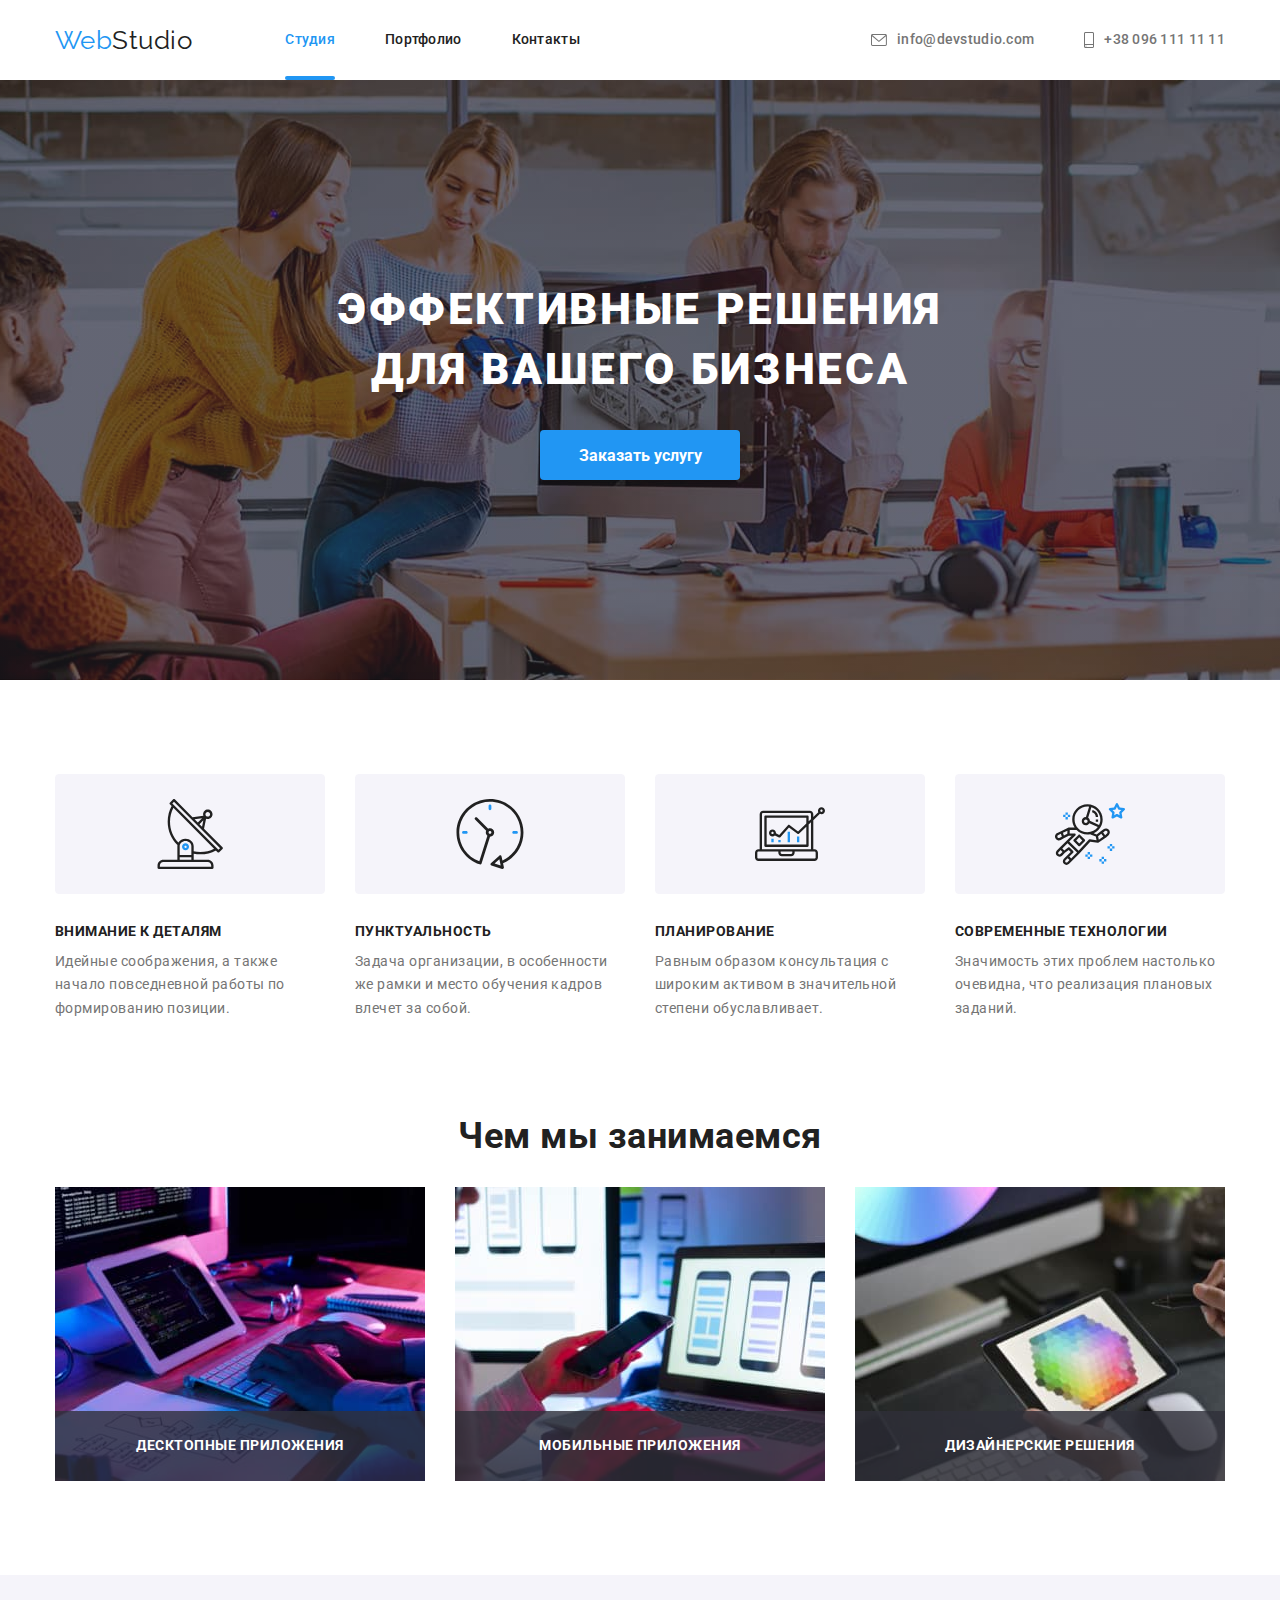
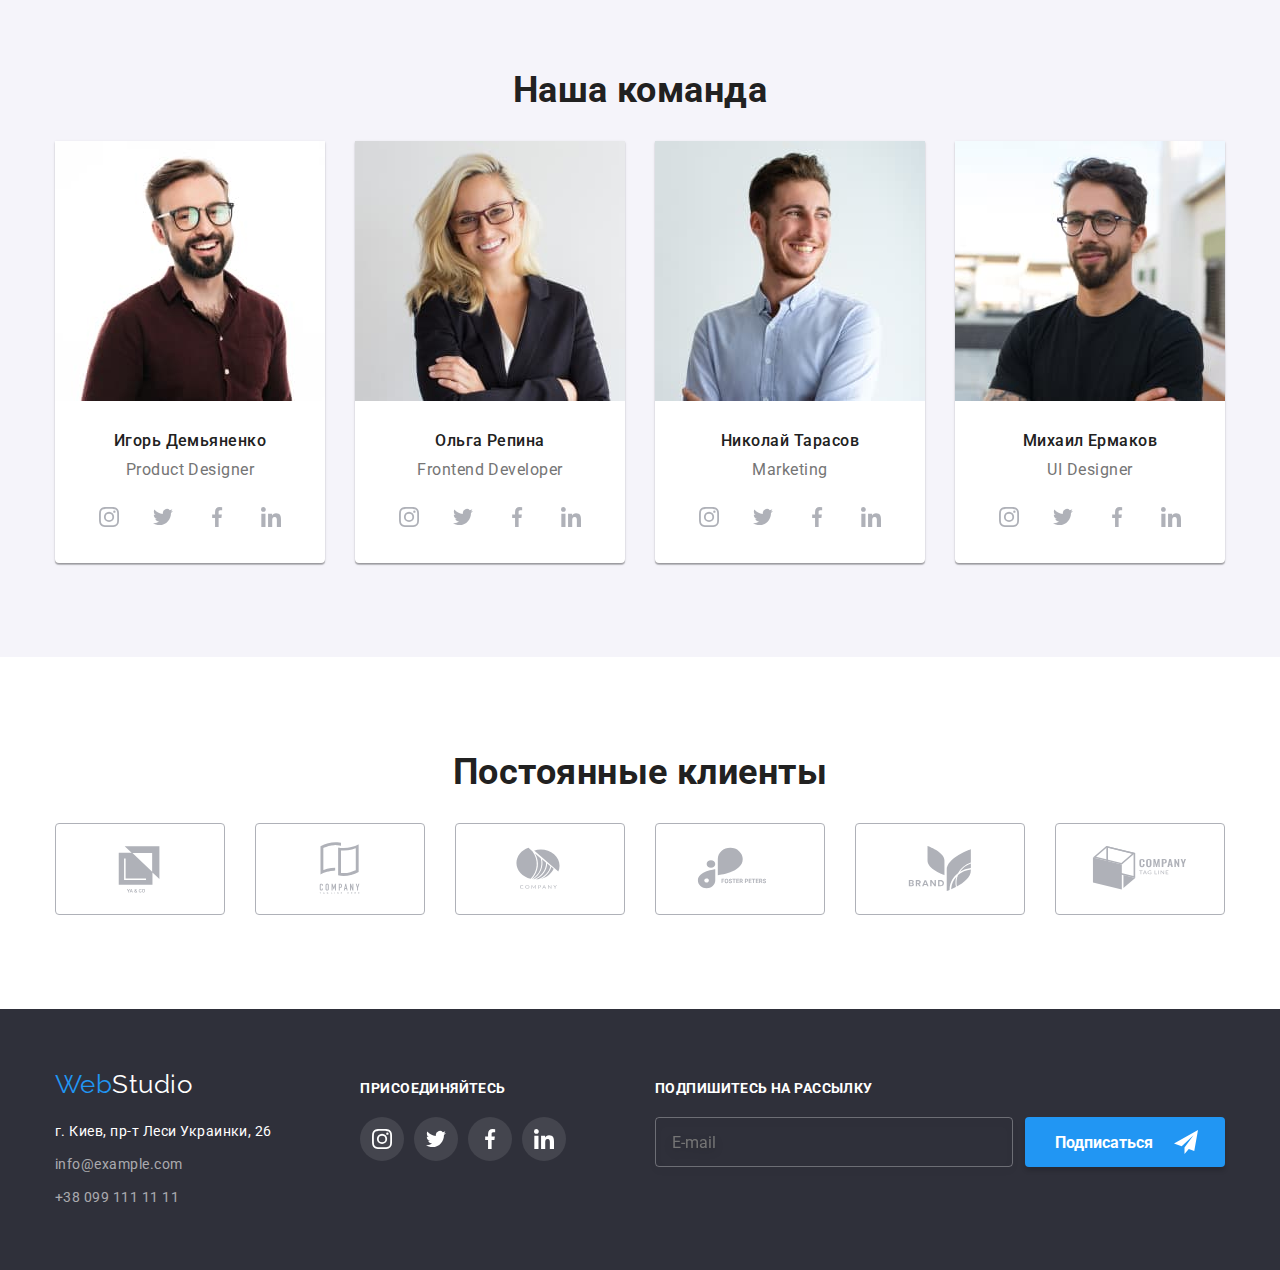
<file: index.html>
<!DOCTYPE html>
<html lang="ru">

<head>
  <meta charset="UTF-8" />
  <meta http-equiv="X-UA-Compatible" content="IE=edge" />
  <meta name="viewport" content="width=device-width, initial-scale=1.0" />
  <title>Document</title>
  <link href="https://fonts.googleapis.com/css2?family=Raleway:wght@700&family=Roboto:wght@400;500;700;900&display=swap"
    rel="stylesheet" />
  <link rel="stylesheet"
    href="https://cdnjs.cloudflare.com/ajax/libs/modern-normalize/1.1.0/modern-normalize.min.css" />
  <link rel="stylesheet" href="./css/main.min.css" />
</head>

<body>
  <header class="header">
    <div class="header__container container">
      <nav class="header__nav">
        <a href="./index.html" class="header__nav-logo"><span class="web">Web</span>Studio</a>
        <button class="menu-toggle js-open-menu" aria-expanded="false" aria-controls="mobile-menu">
          <svg class="icon-menu">
            <use href="./images/sprite-menu.svg#icon-menu"></use>
          </svg>
        </button>
        <ul class="header__nav-list">
          <li class="header__nav-item">
            <a href="./index.html" class="header__nav-link current">Студия</a>
          </li>
          <li class="header__nav-item">
            <a href="./portfolio.html" class="header__nav-link">Портфолио</a>
          </li>
          <li class="header__nav-item">
            <a href="" class="header__nav-link">Контакты</a>
          </li>
        </ul>

        <ul class="header__contacts-list">
          <li class="header__contacts-item">
            <a href="mailto:info@devstudio.com" class="header__contacts-link">
              <svg class="header__contacts-icon envelope" width="16px" height="12px">
                <use href="./images/sprite.svg#icon-envelope"></use>
              </svg>
              info@devstudio.com
            </a>
          </li>
          <li class="header__contacts-item">
            <a href="tel:+380961111111" class="header__contacts-link">
              <svg class="header__contacts-icon smartphone" width="10px" height="16px">
                <use href="./images/sprite.svg#icon-smartphone"></use>
              </svg>
              +38 096 111 11 11
            </a>
          </li>
        </ul>

        <div class="menu-container js-menu-container" id="mobile-menu">
          <button class="menu-toggle js-close-menu">
            <svg class="icon-close">
              <use href="./images/sprite-menu.svg#icon-close"></use>
            </svg>
          </button>
          <ul class="menu__nav-list">
            <li class="menu__nav-item">
              <a href="./index.html" class="menu__nav-link current">Студия</a>
            </li>
            <li class="menu__nav-item">
              <a href="./portfolio.html" class="menu__nav-link">Портфолио</a>
            </li>
            <li class="menu__nav-item">
              <a href="" class="menu__nav-link">Контакты</a>
            </li>
          </ul>
          <div class="mob-menu-bottom">
            <ul class="menu__contacts-list">
              <li class="menu__contacts-item">
                <a href="tel:+380961111111" class="menu__contacts-link current">+38 096 111 11 11</a>
              </li>
              <li class="menu__contacts-item">
                <a href="mailto:info@devstudio.com" class="menu__contacts-link">info@devstudio.com</a>
              </li>
            </ul>
            <ul class="mob-menu__social-list">
              <li class="mob-menu__social-item">
                <a href="https://www.instagram.com/" class="mob-menu__social-link">Instagram</a>
              </li>
              <li class="mob-menu__social-item">
                <a href="https://twitter.com/" class="mob-menu__social-link">Twitter</a>
              </li>
              <li class="mob-menu__social-item">
                <a href="https://uk-ua.facebook.com/" class="mob-menu__social-link">Facebook</a>
              </li>
              <li class="mob-menu__social-item">
                <a href="https://www.linkedin.com/" class="mob-menu__social-link">LinkedIn</a>
              </li>
            </ul>
          </div>
        </div>
      </nav>
    </div>
  </header>
  <main>
    <!-- Hero -->
    <section class="hero">
      <div class="container">
        <h1 class="hero__title">
          Эффективные решения <br />
          для вашего бизнеса
        </h1>
        <button type="button" class="button" data-modal-open>
          Заказать услугу
        </button>
      </div>
    </section>

    <!-- ОСОБЕННОСТИ -->
    <section class="section feature">
      <div class="container feature__container">
        <h2 class="visually-hidden">Особенности</h2>
        <ul class="feature__list">
          <li class="feature__item">
            <div class="feature__item-box">
              <svg class="" width="70" height="70">
                <use href="./images/sprite.svg#icon-group"></use>
              </svg>
            </div>
            <h3 class="feature__item-title">Внимание к деталям</h3>
            <p class="feature__item-text">
              Идейные соображения, а также начало повседневной работы по
              формированию позиции.
            </p>
          </li>
          <li class="feature__item">
            <div class="feature__item-box">
              <svg class="" width="70" height="70">
                <use href="./images/sprite.svg#icon-clock"></use>
              </svg>
            </div>
            <h3 class="feature__item-title">Пунктуальность</h3>
            <p class="feature__item-text">
              Задача организации, в особенности же рамки и место обучения
              кадров влечет за собой.
            </p>
          </li>
          <li class="feature__item">
            <div class="feature__item-box">
              <svg class="" width="70" height="70">
                <use href="./images/sprite.svg#icon-diagram"></use>
              </svg>
            </div>
            <h3 class="feature__item-title">Планирование</h3>
            <p class="feature__item-text">
              Равным образом консультация с широким активом в значительной
              степени обуславливает.
            </p>
          </li>
          <li class="feature__item">
            <div class="feature__item-box">
              <svg class="" width="70" height="70">
                <use href="./images/sprite.svg#icon-astronaut"></use>
              </svg>
            </div>
            <h3 class="feature__item-title">Современные технологии</h3>
            <p class="feature__item-text">
              Значимость этих проблем настолько очевидна, что реализация
              плановых заданий.
            </p>
          </li>
        </ul>
      </div>
    </section>

    <!-- ЧЕМ МЫ ЗАНИМАЕМСЯ -->
    <section class="section work">
      <div class="container work__container">
        <h2 class="section__title">Чем мы занимаемся</h2>
        <ul class="work__list">
          <li class="work__list-item">
            <picture>
              <source srcset="
                    ./images/img/works/box1_desktop_1x.jpg 1x,
                    ./images/img/works/box1_desktop_2x.jpg 2x
                  " media="(min-width: 1200px)" />
              <img class="" src="./images/box1.jpg" alt="программист работает за столом в офисе" />
            </picture>

            <p class="work__list-item-desc">Десктопные приложения</p>
          </li>
          <li class="work__list-item">
            <picture>
              <source srcset="
                    ./images/img/works/box2_desktop_1x.jpg 1x,
                    ./images/img/works/box2_desktop_2x.jpg 2x
                  " media="(min-width: 1200px)" />
              <img class="" src="./images/box2.jpg" alt="Интерфейс мобильные телефоны" />
            </picture>

            <p class="work__list-item-desc">Мобильные приложения</p>
          </li>
          <li class="work__list-item">
            <picture>
              <source srcset="
                    ./images/img/works/box3_desktop_1x.jpg 1x,
                    ./images/img/works/box3_desktop_2x.jpg 2x
                  " media="(min-width: 1200px)" />
              <img class="" src="./images/box3.jpg" alt="веб-дизайн с рабочим графическим планшетом" />
            </picture>

            <p class="work__list-item-desc">Дизайнерские решения</p>
          </li>
        </ul>
      </div>
    </section>

    <!-- НАША КОМАНДА -->
    <section class="section command">
      <div class="container command__container">
        <h2 class="section__title">Наша команда</h2>
        <ul class="command__list">
          <li class="command__list-item">
            <picture>
              <source srcset="
                    ./images/img/command/igor_desktop_1x.jpg 1x,
                    ./images/img/command/igor_desktop_2x.jpg 2x
                  " media="(min-width: 1200px)" />
              <source srcset="
                    ./images/img/command/igor_tablet_1x.jpg 1x,
                    ./images/img/command/igor_tablet_2x.jpg 2x
                  " media="(min-width: 768px)" />
              <source srcset="
                    ./images/img/command/igor_mob_1x.jpg 1x,
                    ./images/img/command/igor_mob_2x.jpg 2x
                  " media="(min-width: 480px)" />
              <img src="./images/img(1).jpg" alt="Фото Игорь Демьяненко" />
            </picture>

            <h3 class="command__list-item-title">Игорь Демьяненко</h3>
            <p class="command__list-item-text">Product Designer</p>
            <ul class="social__list">
              <li class="social__list-item">
                <a href="https://www.instagram.com/" class="social__list-link">
                  <svg class="icon" width="20" height="20">
                    <use href="./images/sprite.svg#icon-instagram"></use>
                  </svg>
                </a>
              </li>
              <li class="social__list-item">
                <a href="https://twitter.com/" class="social__list-link">
                  <svg class="icon" width="20" height="20">
                    <use href="./images/sprite.svg#icon-twitter"></use>
                  </svg>
                </a>
              </li>
              <li class="social__list-item">
                <a href="https://uk-ua.facebook.com/" class="social__list-link">
                  <svg class="icon" width="20" height="20">
                    <use href="./images/sprite.svg#icon-facebook"></use>
                  </svg>
                </a>
              </li>
              <li class="social__list-item">
                <a href="https://www.linkedin.com/" class="social__list-link">
                  <svg class="icon" width="20" height="20">
                    <use href="./images/sprite.svg#icon-linkedin"></use>
                  </svg>
                </a>
              </li>
            </ul>
          </li>
          <li class="command__list-item">
            <picture>
              <source srcset="
                    ./images/img/command/olga_desktop_1x.jpg 1x,
                    ./images/img/command/olga_desktop_2x.jpg 2x
                  " media="(min-width: 1200px)" />
              <source srcset="
                    ./images/img/command/olga_tablet_1x.jpg 1x,
                    ./images/img/command/olga_tablet_2x.jpg 2x
                  " media="(min-width: 768px)" />
              <source srcset="
                    ./images/img/command/olga_mob_1x.jpg 1x,
                    ./images/img/command/olga_mob_2x.jpg 2x
                  " media="(min-width: 480px)" />
              <img src="./images/img(2).jpg" alt="Фото Ольга Репина" />
            </picture>

            <h3 class="command__list-item-title">Ольга Репина</h3>
            <p class="command__list-item-text">Frontend Developer</p>
            <ul class="social__list">
              <li class="social__list-item">
                <a href="https://www.instagram.com/" class="social__list-link">
                  <svg class="icon" width="20" height="20">
                    <use href="./images/sprite.svg#icon-instagram"></use>
                  </svg>
                </a>
              </li>
              <li class="social__list-item">
                <a href="https://twitter.com/" class="social__list-link">
                  <svg class="icon" width="20" height="20">
                    <use href="./images/sprite.svg#icon-twitter"></use>
                  </svg>
                </a>
              </li>
              <li class="social__list-item">
                <a href="https://uk-ua.facebook.com/" class="social__list-link">
                  <svg class="icon" width="20" height="20">
                    <use href="./images/sprite.svg#icon-facebook"></use>
                  </svg>
                </a>
              </li>
              <li class="social__list-item">
                <a href="https://www.linkedin.com/" class="social__list-link">
                  <svg class="icon" width="20" height="20">
                    <use href="./images/sprite.svg#icon-linkedin"></use>
                  </svg>
                </a>
              </li>
            </ul>
          </li>
          <li class="command__list-item">
            <picture>
              <source srcset="
                    ./images/img/command/nicoly_desktop_1x.jpg 1x,
                    ./images/img/command/nicoly_desktop_2x.jpg 2x
                  " media="(min-width: 1200px)" />
              <source srcset="
                    ./images/img/command/nicoly_tablet_1x.jpg 1x,
                    ./images/img/command/nicoly_tablet_2x.jpg 2x
                  " media="(min-width: 768px)" />
              <source srcset="
                    ./images/img/command/nicoly_mob_1x.jpg 1x,
                    ./images/img/command/nicoly_mob_2x.jpg 2x
                  " media="(min-width: 480px)" />
              <img src="./images/img(3).jpg" alt="Фото Николай Тарасов" />
            </picture>

            <h3 class="command__list-item-title">Николай Тарасов</h3>
            <p class="command__list-item-text">Marketing</p>
            <ul class="social__list">
              <li class="social__list-item">
                <a href="https://www.instagram.com/" class="social__list-link">
                  <svg class="icon" width="20" height="20">
                    <use href="./images/sprite.svg#icon-instagram"></use>
                  </svg>
                </a>
              </li>
              <li class="social__list-item">
                <a href="https://twitter.com/" class="social__list-link">
                  <svg class="icon" width="20" height="20">
                    <use href="./images/sprite.svg#icon-twitter"></use>
                  </svg>
                </a>
              </li>
              <li class="social__list-item">
                <a href="https://uk-ua.facebook.com/" class="social__list-link">
                  <svg class="icon" width="20" height="20">
                    <use href="./images/sprite.svg#icon-facebook"></use>
                  </svg>
                </a>
              </li>
              <li class="social__list-item">
                <a href="https://www.linkedin.com/" class="social__list-link">
                  <svg class="icon" width="20" height="20">
                    <use href="./images/sprite.svg#icon-linkedin"></use>
                  </svg>
                </a>
              </li>
            </ul>
          </li>
          <li class="command__list-item">
            <picture>
              <source srcset="
                    ./images/img/command/mixail_desktop_1x.jpg 1x,
                    ./images/img/command/mixail_desktop_2x.jpg 2x
                  " media="(min-width: 1200px)" />
              <source srcset="
                    ./images/img/command/mixail_tablet_1x.jpg 1x,
                    ./images/img/command/mixail_tablet_2x.jpg 2x
                  " media="(min-width: 768px)" />
              <source srcset="
                    ./images/img/command/mixail_mob_1x.jpg 1x,
                    ./images/img/command/mixail_mob_2x.jpg 2x
                  " media="(min-width: 480px)" />
              <img src="./images/img(4).jpg" alt="Фото Михаил Ермаков" />
            </picture>

            <h3 class="command__list-item-title">Михаил Ермаков</h3>
            <p class="command__list-item-text">UI Designer</p>
            <ul class="social__list">
              <li class="social__list-item">
                <a href="https://www.instagram.com/" class="social__list-link">
                  <svg class="icon" width="20" height="20">
                    <use href="./images/sprite.svg#icon-instagram"></use>
                  </svg>
                </a>
              </li>
              <li class="social__list-item">
                <a href="https://twitter.com/" class="social__list-link">
                  <svg class="icon" width="20" height="20">
                    <use href="./images/sprite.svg#icon-twitter"></use>
                  </svg>
                </a>
              </li>
              <li class="social__list-item">
                <a href="https://uk-ua.facebook.com/" class="social__list-link">
                  <svg class="icon" width="20" height="20">
                    <use href="./images/sprite.svg#icon-facebook"></use>
                  </svg>
                </a>
              </li>
              <li class="social__list-item">
                <a href="https://www.linkedin.com/" class="social__list-link">
                  <svg class="icon" width="20" height="20">
                    <use href="./images/sprite.svg#icon-linkedin"></use>
                  </svg>
                </a>
              </li>
            </ul>
          </li>
        </ul>
      </div>
    </section>
    <!-- Постоянные клиенты -->
    <section class="section client">
      <div class="container client__container">
        <h2 class="section__title">Постоянные клиенты</h2>
        <ul class="client__list">
          <li class="client__list-item">
            <a href="" class="client__list-link">
              <svg class="icon" width="106" height="60">
                <use href="./images/sprite.svg#icon-logo1"></use>
              </svg>
            </a>
          </li>
          <li class="client__list-item">
            <a href="" class="client__list-link">
              <svg class="icon" width="106" height="60">
                <use href="./images/sprite.svg#icon-logo2"></use>
              </svg>
            </a>
          </li>
          <li class="client__list-item">
            <a href="" class="client__list-link">
              <svg class="icon" width="106" height="60">
                <use href="./images/sprite.svg#icon-logo3"></use>
              </svg>
            </a>
          </li>
          <li class="client__list-item">
            <a href="" class="client__list-link">
              <svg class="icon" width="106" height="60">
                <use href="./images/sprite.svg#icon-logo4"></use>
              </svg>
            </a>
          </li>
          <li class="client__list-item">
            <a href="" class="client__list-link">
              <svg class="icon" width="106" height="60">
                <use href="./images/sprite.svg#icon-logo5"></use>
              </svg>
            </a>
          </li>
          <li class="client__list-item">
            <a href="" class="client__list-link">
              <svg class="icon" width="106" height="60">
                <use href="./images/sprite.svg#icon-logo6"></use>
              </svg>
            </a>
          </li>
        </ul>
      </div>
    </section>
  </main>

  <!-- ФУТЕР -->
  <footer class="footer">
    <div class="container footer__position">

      <address class="footer__address">
        <a class="footer__address-logo" href="./index.html">
          <span class="web">Web</span>Studio</a>
        <p class="footer__address-text">г. Киев, пр-т Леси Украинки, 26</p>
        <ul class="footer__address-list">
          <li class="footer__address-item">
            <a href="mailto:info@example.com" class="footer__address-link">info@example.com</a>
          </li>
          <li class="footer__address-item">
            <a href="tel:+380961111111" class="footer__address-link">+38 099 111 11 11</a>
          </li>
        </ul>
      </address>

      <div class="footer__social-container">
        <h2 class="footer__social-title">Присоединяйтесь</h2>
        <ul class="footer__social-list">
          <li class="footer__social-item">
            <a href="https://www.instagram.com/" class="footer__social-link">
              <svg width="20" height="20">
                <use href="./images/sprite.svg#icon-instagram"></use>
              </svg>
            </a>
          </li>
          <li class="footer__social-item">
            <a href="https://twitter.com/" class="footer__social-link">
              <svg width="20" height="20">
                <use href="./images/sprite.svg#icon-twitter"></use>
              </svg>
            </a>
          </li>
          <li class="footer__social-item">
            <a href="https://uk-ua.facebook.com/" class="footer__social-link">
              <svg width="20" height="20">
                <use href="./images/sprite.svg#icon-facebook"></use>
              </svg>
            </a>
          </li>
          <li class="footer__social-item">
            <a href="https://www.linkedin.com/" class="footer__social-link">
              <svg width="20" height="20">
                <use href="./images/sprite.svg#icon-linkedin"></use>
              </svg>
            </a>
          </li>
        </ul>
      </div>

      <div class="footer__form-container">
        <h2 class="footer__form-title">Подпишитесь на рассылку</h2>
        <form class="footer__form">
          <label for="user-email"></label>
          <input type="email" name="email" id="email" class="footer__form-email" placeholder="E-mail" />
          <button type="submit" class="footer__form-button">
            Подписаться
            <svg class="icon-plane" width="24px" height="24px">
              <use href="./images/icons.svg#icon-plane"></use>
            </svg>
          </button>
        </form>
      </div>
    </div>
  </footer>

  <div class="backdrop is-hidden" data-modal id="mobile-menu">
    <div class="modal modal-close">
      <button class="button-close" data-modal-close>
        <svg width="30" height="30">
          <use xlink:href="./images/sprite.svg#icon-close"></use>
        </svg>
      </button>
      <p class="modal-text">Оставьте свои данные, мы вам перезвоним</p>
      <form>
        <div class="form-modal">
          <label for="user-name" class="form-modal-text">Имя</label>
          <div class="input-wrapper">
            <input type="text" id="user-name" name="user-name" class="form-input" />
            <svg class="form-icon" width="18px" height="18px">
              <use href="./images/icons.svg#icon-person"></use>
            </svg>
          </div>
        </div>
        <div class="form-modal">
          <label for="user-tel" class="form-modal-text">Телефон</label>
          <div class="input-wrapper">
            <input type="text" id="user-tel" name="user-tel" class="form-input" />
            <svg class="form-icon" width="18px" height="18px">
              <use href="./images/icons.svg#icon-phone"></use>
            </svg>
          </div>
        </div>
        <div class="form-modal">
          <label for="user-email" class="form-modal-text">Почта</label>
          <div class="input-wrapper">
            <input type="text" id="user-email" name="user-email" class="form-input" />
            <svg class="form-icon" width="18px" height="18px">
              <use href="./images/icons.svg#icon-email"></use>
            </svg>
          </div>
        </div>

        <div class="form-modal-comment">
          <label for="user-comment" class="form-modal-text">Комментарий</label>
          <textarea name="user-comment" id="user-comment" class="form-text" placeholder="Введите текст..."></textarea>
        </div>

        <input type="checkbox" class="form-checkbox visually-hidden" name="policy" id="policy" />
        <label for="policy" class="check-text">
          <span class="check-item">
            <svg class="check-icon" width="11" height="8">
              <use href="./images/icons.svg#icon-vector"></use>
            </svg>
          </span>
          Соглашаюсь с рассылкой и принимаю
          <a href="" class="contract">Условия договора</a>
        </label>
        <button type="submit" class="button form-btn">Отправить</button>
      </form>
    </div>
  </div>
  <script src="./js/modal.js"></script>
  <script src="./js/mobile-menu.js"></script>
</body>

</html>
</file>
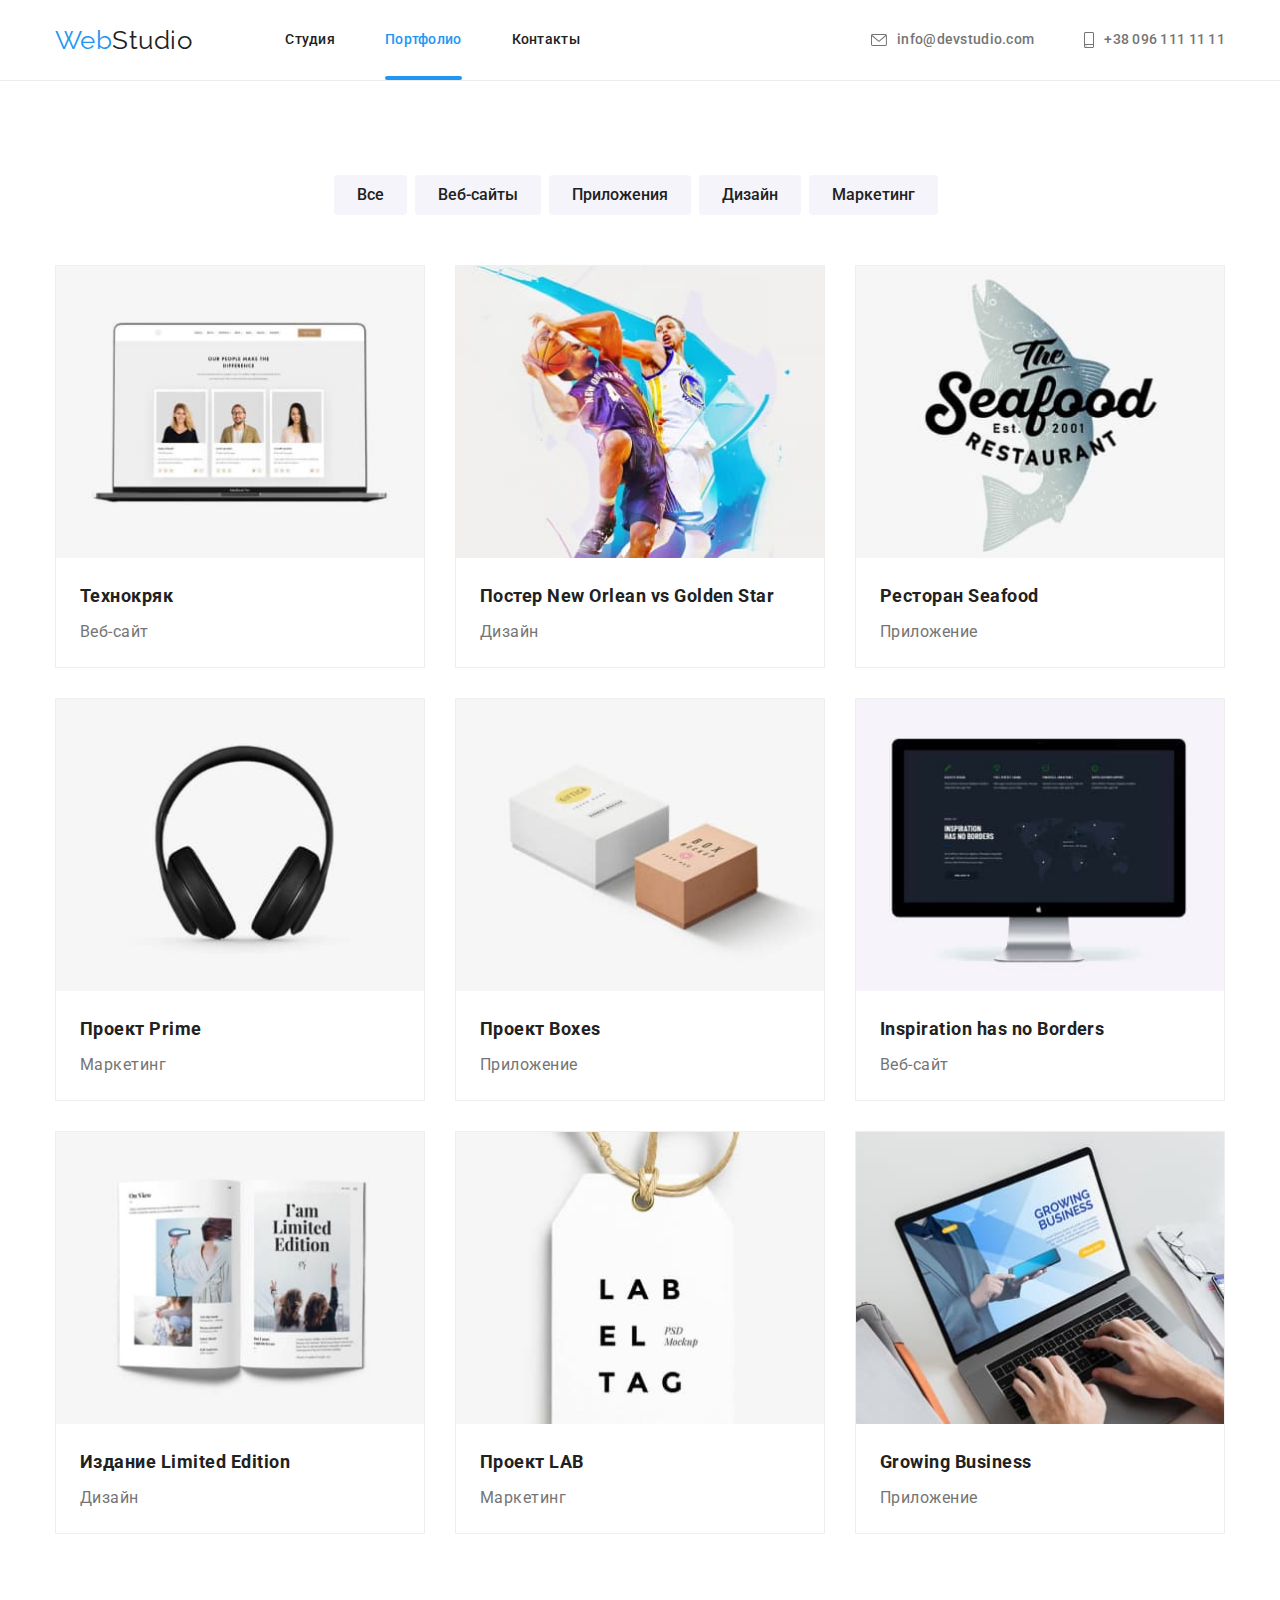
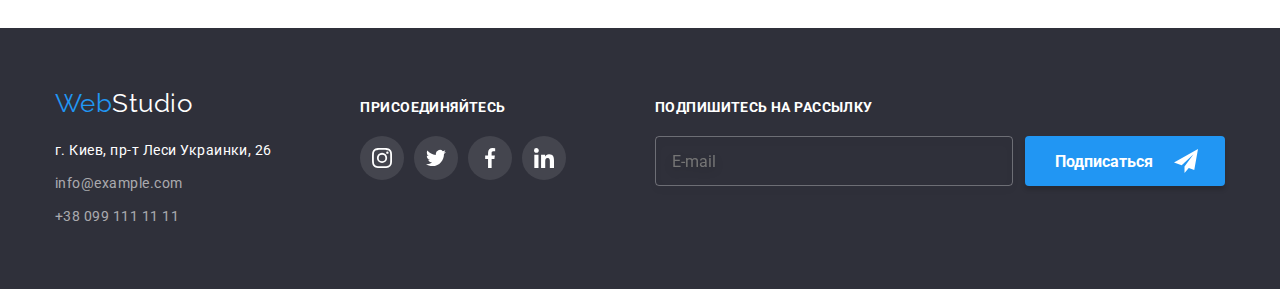
<file: portfolio.html>
<!DOCTYPE html>
<html lang="ru">

<head>
  <meta charset="UTF-8" />
  <meta http-equiv="X-UA-Compatible" content="IE=edge" />
  <meta name="viewport" content="width=device-width, initial-scale=1.0" />
  <title>Document</title>
  <link href="https://fonts.googleapis.com/css2?family=Raleway:wght@700&family=Roboto:wght@400;500;700;900&display=swap"
    rel="stylesheet" />
  <link rel="stylesheet"
    href="https://cdnjs.cloudflare.com/ajax/libs/modern-normalize/1.1.0/modern-normalize.min.css" />
  <link rel="stylesheet" href="./css/main.min.css" />
</head>

<body>
  <header class="header header__portfolio">
    <div class="header__container container">
      <nav class="header__nav">
        <a href="./index.html" class="header__nav-logo"><span class="web">Web</span>Studio</a>
        <button class="menu-toggle js-open-menu" aria-expanded="false" aria-controls="mobile-menu">
          <svg class="icon-menu">
            <use href="./images/sprite-menu.svg#icon-menu"></use>
          </svg>
        </button>
        <ul class="header__nav-list">
          <li class="header__nav-item">
            <a href="./index.html" class="header__nav-link">Студия</a>
          </li>
          <li class="header__nav-item">
            <a href="./portfolio.html" class="header__nav-link current">Портфолио</a>
          </li>
          <li class="header__nav-item">
            <a href="" class="header__nav-link">Контакты</a>
          </li>
        </ul>

        <ul class="header__contacts-list">
          <li class="header__contacts-item">
            <a href="mailto:info@devstudio.com" class="header__contacts-link">
              <svg class="header__contacts-icon envelope" width="16px" height="12px">
                <use href="./images/sprite.svg#icon-envelope"></use>
              </svg>
              info@devstudio.com
            </a>
          </li>
          <li class="header__contacts-item">
            <a href="tel:+380961111111" class="header__contacts-link">
              <svg class="header__contacts-icon smartphone" width="10px" height="16px">
                <use href="./images/sprite.svg#icon-smartphone"></use>
              </svg>
              +38 096 111 11 11
            </a>
          </li>
        </ul>

        <div class="menu-container js-menu-container" id="mobile-menu">
          <button class="menu-toggle js-close-menu">
            <svg class="icon-close">
              <use href="./images/sprite-menu.svg#icon-close"></use>
            </svg>
          </button>
          <ul class="menu__nav-list">
            <li class="menu__nav-item">
              <a href="./index.html" class="menu__nav-link">Студия</a>
            </li>
            <li class="menu__nav-item">
              <a href="./portfolio.html" class="menu__nav-link current">Портфолио</a>
            </li>
            <li class="menu__nav-item">
              <a href="" class="menu__nav-link">Контакты</a>
            </li>
          </ul>
          <div class="mob-menu-bottom">
            <ul class="menu__contacts-list">
              <li class="menu__contacts-item">
                <a href="tel:+380961111111" class="menu__contacts-link current">+38 096 111 11 11</a>
              </li>
              <li class="menu__contacts-item">
                <a href="mailto:info@devstudio.com" class="menu__contacts-link">info@devstudio.com</a>
              </li>
            </ul>
            <ul class="mob-menu__social-list">
              <li class="mob-menu__social-item">
                <a href="https://www.instagram.com/" class="mob-menu__social-link">Instagram</a>
              </li>
              <li class="mob-menu__social-item">
                <a href="https://twitter.com/" class="mob-menu__social-link">Twitter</a>
              </li>
              <li class="mob-menu__social-item">
                <a href="https://uk-ua.facebook.com/" class="mob-menu__social-link">Facebook</a>
              </li>
              <li class="mob-menu__social-item">
                <a href="https://www.linkedin.com/" class="mob-menu__social-link">LinkedIn</a>
              </li>
            </ul>
          </div>
        </div>
      </nav>
    </div>
  </header>
  <main>
    <section class="section">
      <div class="section__container container">
        <h1 class="visually-hidden">Список работ</h1>
        <ul class="button-list">
          <li class="button-list__item">
            <button type="button" class="button-list__link current">
              Все
            </button>
          </li>
          <li class="button-list__item">
            <button type="button" class="button-list__link">Веб-сайты</button>
          </li>
          <li class="button-list__item">
            <button type="button" class="button-list__link">
              Приложения
            </button>
          </li>
          <li class="button-list__item">
            <button type="button" class="button-list__link">Дизайн</button>
          </li>
          <li class="button-list__item">
            <button type="button" class="button-list__link">Маркетинг</button>
          </li>
        </ul>

        <ul class="portfolio-list">
          <li class="portfolio-list__link">
            <div class="portfolio-list__link-website">
              <picture>
                <source srcset="
                      ./images/img/portfolio/img1_desktop_1x.jpg 1x,
                      ./images/img/portfolio/img1_desktop_2x.jpg 2x
                    " media="(min-width: 1200px)" />
                <source srcset="
                      ./images/img/portfolio/img1_tablet_1x.jpg 1x,
                      ./images/img/portfolio/img1_tablet_2x.jpg 2x
                    " media="(min-width: 768px)" />
                <source srcset="
                      ./images/img/portfolio/img1_mob_1x.jpg 1x,
                      ./images/img/portfolio/img1_mob_2x.jpg 2x
                    " media="(min-width: 480px)" />
                <img class="project-img" src="./images/img1.jpg" alt="Открытый сайт на ноутбуке" />
              </picture>

              <p class="text-overlay">
                Технокряк это современная площадка распространения
                коронавируса. Компании используют эту платформу для цифрового
                шпионажа и атак на защищённые сервера конкурентов.
              </p>
            </div>
            <div class="portfolio-list__card">
              <h2 class="portfolio-list__card-title">Технокряк</h2>
              <p class="portfolio-list__card-desc">Веб-сайт</p>
            </div>
          </li>
          <li class="portfolio-list__link">
            <div class="portfolio-list__link-website">
              <picture>
                <source srcset="
                      ./images/img/portfolio/img2_desktop_1x.jpg 1x,
                      ./images/img/portfolio/img2_desktop_2x.jpg 2x
                    " media="(min-width: 1200px)" />
                <source srcset="
                      ./images/img/portfolio/img2_tablet_1x.jpg 1x,
                      ./images/img/portfolio/img2_tablet_2x.jpg 2x
                    " media="(min-width: 768px)" />
                <source srcset="
                      ./images/img/portfolio/img2_mob_1x.jpg 1x,
                      ./images/img/portfolio/img2_mob_2x.jpg 2x
                    " media="(min-width: 480px)" />
                <img src="./images/img2.jpg" alt="Два баскетболиста борятся за мяч" />
              </picture>

              <p class="text-overlay">
                Технокряк это современная площадка распространения
                коронавируса. Компании используют эту платформу для цифрового
                шпионажа и атак на защищённые сервера конкурентов.
              </p>
            </div>
            <div class="portfolio-list__card">
              <h2 class="portfolio-list__card-title">Постер New Orlean vs Golden Star</h2>
              <p class="portfolio-list__card-desc">Дизайн</p>
            </div>
          </li>
          <li class="portfolio-list__link">
            <div class="portfolio-list__link-website">
              <picture>
                <source srcset="
                      ./images/img/portfolio/img3_desktop_1x.jpg 1x,
                      ./images/img/portfolio/img3_desktop_2x.jpg 2x
                    " media="(min-width: 1200px)" />
                <source srcset="
                      ./images/img/portfolio/img3_tablet_1x.jpg 1x,
                      ./images/img/portfolio/img3_tablet_2x.jpg 2x
                    " media="(min-width: 768px)" />
                <source srcset="
                      ./images/img/portfolio/img3_mob_1x.jpg 1x,
                      ./images/img/portfolio/img3_mob_2x.jpg 2x
                    " media="(min-width: 480px)" />
                <img src="./images/img3.jpg" alt="Логотип рыбного ресторана" />
              </picture>
              <p class="text-overlay">
                Технокряк это современная площадка распространения
                коронавируса. Компании используют эту платформу для цифрового
                шпионажа и атак на защищённые сервера конкурентов.
              </p>
            </div>
            <div class="portfolio-list__card">
              <h2 class="portfolio-list__card-title">Ресторан Seafood</h2>
              <p class="portfolio-list__card-desc">Приложение</p>
            </div>
          </li>
          <li class="portfolio-list__link">
            <div class="portfolio-list__link-website">
              <picture>
                <source srcset="
                      ./images/img/portfolio/img4_desktop_1x.jpg 1x,
                      ./images/img/portfolio/img4_desktop_2x.jpg 2x
                    " media="(min-width: 1200px)" />
                <source srcset="
                      ./images/img/portfolio/img4_tablet_1x.jpg 1x,
                      ./images/img/portfolio/img4_tablet_2x.jpg 2x
                    " media="(min-width: 768px)" />
                <source srcset="
                      ./images/img/portfolio/img4_mob_1x.jpg 1x,
                      ./images/img/portfolio/img4_mob_2x.jpg 2x
                    " media="(min-width: 480px)" />
                <img src="./images/img4.jpg" alt="Наушники" />
              </picture>

              <p class="text-overlay">
                Технокряк это современная площадка распространения
                коронавируса. Компании используют эту платформу для цифрового
                шпионажа и атак на защищённые сервера конкурентов.
              </p>
            </div>
            <div class="portfolio-list__card">
              <h2 class="portfolio-list__card-title">Проект Prime</h2>
              <p class="portfolio-list__card-desc">Маркетинг</p>
            </div>
          </li>
          <li class="portfolio-list__link">
            <div class="portfolio-list__link-website">
              <picture>
                <source srcset="
                      ./images/img/portfolio/img5_desktop_1x.jpg 1x,
                      ./images/img/portfolio/img5_desktop_2x.jpg 2x
                    " media="(min-width: 1200px)" />
                <source srcset="
                      ./images/img/portfolio/img5_tablet_1x.jpg 1x,
                      ./images/img/portfolio/img5_tablet_2x.jpg 2x
                    " media="(min-width: 768px)" />
                <source srcset="
                      ./images/img/portfolio/img5_mob_1x.jpg 1x,
                      ./images/img/portfolio/img5_mob_2x.jpg 2x
                    " media="(min-width: 480px)" />
                <img src="./images/img5.jpg" alt="Две коробки" />
              </picture>

              <p class="text-overlay">
                Технокряк это современная площадка распространения
                коронавируса. Компании используют эту платформу для цифрового
                шпионажа и атак на защищённые сервера конкурентов.
              </p>
            </div>
            <div class="portfolio-list__card">
              <h2 class="portfolio-list__card-title">Проект Boxes</h2>
              <p class="portfolio-list__card-desc">Приложение</p>
            </div>
          </li>
          <li class="portfolio-list__link">
            <div class="portfolio-list__link-website">
              <picture>
                <source srcset="
                      ./images/img/portfolio/img6_desktop_1x.jpg 1x,
                      ./images/img/portfolio/img6_desktop_2x.jpg 2x
                    " media="(min-width: 1200px)" />
                <source srcset="
                      ./images/img/portfolio/img6_tablet_1x.jpg 1x,
                      ./images/img/portfolio/img6_tablet_2x.jpg 2x
                    " media="(min-width: 768px)" />
                <source srcset="
                      ./images/img/portfolio/img6_mob_1x.jpg 1x,
                      ./images/img/portfolio/img6_mob_2x.jpg 2x
                    " media="(min-width: 480px)" />
                <img src="./images/img6.jpg" alt="Экран с оформленым веб-сайтом" />
              </picture>

              <p class="text-overlay">
                Технокряк это современная площадка распространения
                коронавируса. Компании используют эту платформу для цифрового
                шпионажа и атак на защищённые сервера конкурентов.
              </p>
            </div>
            <div class="portfolio-list__card">
              <h2 class="portfolio-list__card-title">Inspiration has no Borders</h2>
              <p class="portfolio-list__card-desc">Веб-сайт</p>
            </div>
          </li>
          <li class="portfolio-list__link">
            <div class="portfolio-list__link-website">
              <picture>
                <source srcset="
                      ./images/img/portfolio/img7_desktop_1x.jpg 1x,
                      ./images/img/portfolio/img7_desktop_2x.jpg 2x
                    " media="(min-width: 1200px)" />
                <source srcset="
                      ./images/img/portfolio/img7_tablet_1x.jpg 1x,
                      ./images/img/portfolio/img7_tablet_2x.jpg 2x
                    " media="(min-width: 768px)" />
                <source srcset="
                      ./images/img/portfolio/img7_mob_1x.jpg 1x,
                      ./images/img/portfolio/img7_mob_2x.jpg 2x
                    " media="(min-width: 480px)" />
                <img src="./images/img7.jpg" alt="Открытый журнал с статьями" />
              </picture>

              <p class="text-overlay">
                Технокряк это современная площадка распространения
                коронавируса. Компании используют эту платформу для цифрового
                шпионажа и атак на защищённые сервера конкурентов.
              </p>
            </div>
            <div class="portfolio-list__card">
              <h2 class="portfolio-list__card-title">Издание Limited Edition</h2>
              <p class="portfolio-list__card-desc">Дизайн</p>
            </div>
          </li>
          <li class="portfolio-list__link">
            <div class="portfolio-list__link-website">
              <picture>
                <source srcset="
                      ./images/img/portfolio/img8_desktop_1x.jpg 1x,
                      ./images/img/portfolio/img8_desktop_2x.jpg 2x
                    " media="(min-width: 1200px)" />
                <source srcset="
                      ./images/img/portfolio/img8_tablet_1x.jpg 1x,
                      ./images/img/portfolio/img8_tablet_2x.jpg 2x
                    " media="(min-width: 768px)" />
                <source srcset="
                      ./images/img/portfolio/img8_mob_1x.jpg 1x,
                      ./images/img/portfolio/img8_mob_2x.jpg 2x
                    " media="(min-width: 480px)" />
                <img src="./images/img8.jpg" alt="Бирка с логотипом проэкта" />
              </picture>

              <p class="text-overlay">
                Технокряк это современная площадка распространения
                коронавируса. Компании используют эту платформу для цифрового
                шпионажа и атак на защищённые сервера конкурентов.
              </p>
            </div>
            <div class="portfolio-list__card">
              <h2 class="portfolio-list__card-title">Проект LAB</h2>
              <p class="portfolio-list__card-desc">Маркетинг</p>
            </div>
          </li>
          <li class="portfolio-list__link">
            <div class="portfolio-list__link-website">
              <picture>
                <source srcset="
                      ./images/img/portfolio/img9_desktop_1x.jpg 1x,
                      ./images/img/portfolio/img9_desktop_2x.jpg 2x
                    " media="(min-width: 1200px)" />
                <source srcset="
                      ./images/img/portfolio/img9_tablet_1x.jpg 1x,
                      ./images/img/portfolio/img9_tablet_2x.jpg 2x
                    " media="(min-width: 768px)" />
                <source srcset="
                      ./images/img/portfolio/img9_mob_1x.jpg 1x,
                      ./images/img/portfolio/img9_mob_2x.jpg 2x
                    " media="(min-width: 480px)" />
                <img src="./images/img9.jpg" alt="Работа за ноутбуком над приложением" />
              </picture>

              <p class="text-overlay">
                Технокряк это современная площадка распространения
                коронавируса. Компании используют эту платформу для цифрового
                шпионажа и атак на защищённые сервера конкурентов.
              </p>
            </div>
            <div class="portfolio-list__card">
              <h2 class="portfolio-list__card-title">Growing Business</h2>
              <p class="portfolio-list__card-desc">Приложение</p>
            </div>
          </li>
        </ul>
      </div>
    </section>
  </main>
  <footer class="footer">
    <div class="container footer__position">

      <address class="footer__address">
        <a class="footer__address-logo" href="./index.html">
          <span class="web">Web</span>Studio</a>
        <p class="footer__address-text">г. Киев, пр-т Леси Украинки, 26</p>
        <ul class="footer__address-list">
          <li class="footer__address-item">
            <a href="mailto:info@example.com" class="footer__address-link">info@example.com</a>
          </li>
          <li class="footer__address-item">
            <a href="tel:+380961111111" class="footer__address-link">+38 099 111 11 11</a>
          </li>
        </ul>
      </address>

      <div class="footer__social-container">
        <h2 class="footer__social-title">Присоединяйтесь</h2>
        <ul class="footer__social-list">
          <li class="footer__social-item">
            <a href="https://www.instagram.com/" class="footer__social-link">
              <svg width="20" height="20">
                <use href="./images/sprite.svg#icon-instagram"></use>
              </svg>
            </a>
          </li>
          <li class="footer__social-item">
            <a href="https://twitter.com/" class="footer__social-link">
              <svg width="20" height="20">
                <use href="./images/sprite.svg#icon-twitter"></use>
              </svg>
            </a>
          </li>
          <li class="footer__social-item">
            <a href="https://uk-ua.facebook.com/" class="footer__social-link">
              <svg width="20" height="20">
                <use href="./images/sprite.svg#icon-facebook"></use>
              </svg>
            </a>
          </li>
          <li class="footer__social-item">
            <a href="https://www.linkedin.com/" class="footer__social-link">
              <svg width="20" height="20">
                <use href="./images/sprite.svg#icon-linkedin"></use>
              </svg>
            </a>
          </li>
        </ul>
      </div>

      <div class="footer__form-container">
        <h2 class="footer__form-title">Подпишитесь на рассылку</h2>
        <form class="footer__form">
          <label for="email"></label>
          <input type="email" name="email" id="email" class="footer__form-email" placeholder="E-mail" />
          <button type="submit" class="footer__form-button">
            Подписаться
            <svg class="icon-plane" width="24px" height="24px">
              <use href="./images/icons.svg#icon-plane"></use>
            </svg>
          </button>
        </form>
      </div>
    </div>
  </footer>
  <script src="./js/mobile-menu.js"></script>
</body>

</html>
</file>
<file: css/main.min.css>
:root{--primary-text-color: #757575;--title-text-color: #212121;--accent-color: #2196f3;--primary-white-color: #ffffff;--footer-text-color: rgba(255, 255, 255, 0.6);--primary-bg-color: #f5f4fa;--secondary-bg-color: #2f303a;--background-card: #ffffff;--card-frame-color: #eeeeee;--bottom-line-color: #ececec;--primery-social-color: #afb1b8;--timing-function: cubic-bezier(0.4, 0, 0.2, 1)}ul{list-style:none;padding:0;margin:0}img{display:block;width:100%}a{text-decoration:none}li{list-style:none}body{margin:0;font-family:Roboto, sans-serif;letter-spacing:0.03em;background-color:var(--primary-white-color);color:var(--primary-text-color);box-sizing:border-box}.visually-hidden{position:absolute;white-space:nowrap;width:1px;height:1px;overflow:hidden;border:0;padding:0;clip:rect(0 0 0 0);clip-path:inset(50%);margin:-1px}.social__list-link:hover,.social__list-link:focus,.social__list-link:hover .icon,.social__list-link:focus .icon,.button-close:hover,.button-close:focus,.form-input:focus,.form-input:focus+.form-icon,.form-text:focus,.menu__nav-link:hover,.menu__nav-link:focus,.header__nav-link:hover,.header__nav-link:focus,.header__contacts-link:hover,.header__contacts-link:focus,.header__contacts-link:hover .header__contacts-icon,.header__contacts-link:focus .header__contacts-icon,.client__list-link:hover,.client__list-link:focus,.button-list__link:hover,.button-list__link:focus,.portfolio-list__link:hover,.portfolio-list__link:focus,.text-overlay,.portfolio-list__link-website:hover .text-overlay,.portfolio-list__link-website:focus .text-overlay,.footer__address-link:hover,.footer__address-link:focus,.footer__social-link:hover,.footer__social-link:focus,.footer__form-email:focus{transition-duration:250ms;transition-timing-function:var(--timing-function)}.container{margin-left:auto;margin-right:auto;padding-left:15px;padding-right:15px;width:100%}@media screen and (min-width: 480px){.container{max-width:448px}}@media screen and (min-width: 768px){.container{max-width:738px}}@media screen and (min-width: 1200px){.container{max-width:1200px}}.button{text-align:center;padding:10px 32px;min-width:200px;height:50px;font-family:Roboto;font-size:16px;line-height:1.87;font-weight:700;box-shadow:0px 4px 4px rgba(0,0,0,0.15);border:1px solid transparent;border-radius:4px;color:var(--primary-white-color);background-color:var(--accent-color);cursor:pointer}.section{padding-top:60px;padding-bottom:60px}@media screen and (min-width: 1200px){.section{padding-top:94px;padding-bottom:94px}}.section__title{padding-top:0;margin-top:0;margin-bottom:30px;font-size:28px;line-height:1.17;font-weight:700;text-align:center;color:var(--title-text-color)}@media screen and (min-width: 1200px){.section__title{font-size:36px;line-height:1.17;font-weight:700}}.social__list{display:flex;justify-content:center;gap:10px}.social__list-item{display:flex;margin-bottom:24px}.social__list-link{display:flex;justify-content:center;align-items:center;height:44px;width:44px;border-radius:50%;fill:var(--primery-social-color)}.social__list-link:last-child{margin-right:0}.social__list-link:hover,.social__list-link:focus{background-color:var(--accent-color)}.social__list-link:hover .icon,.social__list-link:focus .icon{fill:var(--primary-white-color)}.backdrop{position:fixed;top:0;left:0;width:100%;height:100%;background-color:rgba(0,0,0,0.2);transition-duration:250ms;transition-timing-function:cubic-bezier(0.4, 0, 0.2, 1);visibility:visible}.is-hidden{visibility:hidden;opacity:0;pointer-events:none}.modal{position:absolute;top:50%;left:50%;padding:40px;max-width:450px;min-height:581px;width:100%;background-color:var(--background-card);box-shadow:0px 1px 3px rgba(0,0,0,0.12),0px 1px 1px rgba(0,0,0,0.14),0px 2px 1px rgba(0,0,0,0.2);border-radius:4px;transform:translate(-50%, -50%) scale(1);transition:opacity 250ms cubic-bezier(0.4, 0, 0.2, 1)}.modal-text{margin-top:0;margin-bottom:12px;font-size:20px;line-height:1.15;font-weight:700;text-align:center;letter-spacing:0.03em;color:var(--title-text-color)}@media screen and (min-width: 768px){.modal{min-width:528px;min-height:581px}}.button-close{display:flex;justify-content:center;align-items:center;position:absolute;top:8px;right:8px;width:30px;height:30px;background-color:transparent;border:1px solid rgba(0,0,0,0.1);border-radius:50%;cursor:pointer}.button-close:hover,.button-close:focus{fill:var(--accent-color)}.modal .form-modal{margin-bottom:10px}.form-input{width:100%;height:40px;border:1px solid rgba(33,33,33,0.2);border-radius:4px;padding-left:40px;outline:none}.form-input:focus{border:1px solid var(--accent-color)}.form-input:focus+.form-icon{fill:var(--accent-color)}.form-modal-text{display:block;margin-bottom:4px;font-size:12px;line-height:1.17;letter-spacing:0.01em;color:var(--primary-text-color)}.input-wrapper{display:block;position:relative}.form-modal-comment{margin-bottom:20px}.form-text{width:100%;height:120px;padding:12px 16px;border:1px solid rgba(33,33,33,0.2);border-radius:4px;outline:none;resize:none}.form-text:focus{border:1px solid var(--accent-color)}.form-text::placeholder{font-size:14px;line-height:1.14;letter-spacing:0.01em;color:rgba(117,117,117,0.5)}.form-icon{position:absolute;left:12px;top:38%;transform:translateY(-38%)}.check-text{margin-bottom:30px;font-size:14px;line-height:1.7;letter-spacing:0.03em;color:var(--primary-text-color);display:flex;align-items:center;position:relative}.check-item{width:16px;height:15px;border:2px solid var(--primary-text-color);border-radius:3px;margin-left:14px;margin-right:9px;display:flex;align-items:center;justify-content:center}.form-checkbox:checked+.check-text>.check-item{background-color:var(--accent-color);border-color:transparent}.form-btn{display:block;margin:0 auto}.contract{margin-left:9px;color:var(--accent-color);display:inline-block;text-decoration:underline}.header__portfolio{border-bottom:1px solid var(--bottom-line-color)}.header__nav-logo{color:var(--title-text-color);font-family:Raleway, cursive;font-size:26px;line-height:1.19;text-decoration:none;padding-top:16px;padding-bottom:16px}.web{color:var(--accent-color)}.menu__nav-item:not(:last-child){margin-bottom:32px}.menu__nav-link{font-size:40px;line-height:1.17;font-weight:500;letter-spacing:0.02em;color:#212121}.menu__nav-link:hover,.menu__nav-link:focus{color:var(--accent-color)}.menu__nav-link.current{color:var(--accent-color)}.menu__contacts-list{margin-top:0;margin-bottom:64px}.menu__contacts-item:not(:last-child){margin-bottom:32px}.menu__contacts-link{font-size:24px;line-height:1.17;font-weight:500;letter-spacing:0.02em;color:var(--primary-text-color)}.menu__contacts-link.current{color:var(--accent-color)}.mob-menu__social-list{display:flex;flex-wrap:wrap}.mob-menu__social-item:not(:last-child){margin-right:10px}.mob-menu__social-link{font-size:18px;line-height:1.22;font-weight:500;letter-spacing:0.02em;color:var(--accent-color)}.mob-menu__social-link::after{content:"";width:22px;height:0;border-right:2px solid rgba(33,33,33,0.2);margin-left:10px}.menu-toggle{top:5;right:0;height:40px;width:40px;display:flex;align-items:center;justify-content:center;margin:0;padding:0;background-color:transparent;cursor:pointer;border:none;border-radius:50%;outline:none}@media screen and (min-width: 768px){.menu-toggle{display:none}}.menu-toggle:hover,.menu-toggle:focus{fill:var(--accent-color)}.menu-container{position:fixed;top:0;left:0;width:100%;height:100%;padding:48px 40px;background-color:#fff;z-index:100;transform:translateX(100%);transition:transform 250ms ease-in-out;display:flex;flex-direction:column;justify-content:space-between}.menu-container.is-open{transform:translateX(0)}.menu-container .menu-toggle{position:absolute;top:0;right:0;z-index:150;margin-top:10px;margin-right:10px}.menu-container .menu-toggle:hover,.menu-container .menu-toggle:focus{fill:var(--accent-color)}.header__container{display:flex;align-items:center;justify-content:space-between;width:100%}.header__nav{display:flex;align-items:center;width:100%;justify-content:space-between}.header__nav-list{display:none}@media screen and (min-width: 768px){.header__nav-list{display:flex;justify-content:center;align-items:center;margin-left:70px}}@media screen and (min-width: 1200px){.header__nav-list{margin-left:93px}}.header__nav-item{position:relative}.header__nav-item:not(:last-child){margin-right:50px}.header__nav-link{display:block;padding-top:32px;padding-bottom:32px;font-size:14px;line-height:1.14;font-weight:500;letter-spacing:0.02em;text-decoration:none;color:var(--title-text-color)}.header__nav-link.current::after{content:"";position:absolute;left:0;bottom:0;width:100%;height:4px;display:block;background-color:var(--accent-color);border-radius:2px}.header__nav-link:hover,.header__nav-link:focus{color:var(--accent-color)}.header__nav-link.current{color:var(--accent-color)}.header__contacts-list{display:none}@media screen and (min-width: 768px){.header__contacts-list{display:block;font-size:12px}}@media screen and (min-width: 1200px){.header__contacts-list{display:flex;margin-left:auto}}.header__contacts-item{margin-bottom:10px;margin-left:50px}.header__contacts-item:last-child{margin-bottom:0px}@media screen and (min-width: 1200px){.header__contacts-item{margin-bottom:0}}.header__contacts-link{display:flex;align-items:center;letter-spacing:0.02em;text-decoration:none;color:var(--primary-text-color)}.header__contacts-link:hover,.header__contacts-link:focus{color:var(--accent-color)}.header__contacts-link:hover .header__contacts-icon,.header__contacts-link:focus .header__contacts-icon{color:var(--accent-color);fill:var(--accent-color)}@media screen and (min-width: 768px){.header__contacts-link{font-size:12px;line-height:1.17;font-weight:500}}@media screen and (min-width: 1200px){.header__contacts-link{font-size:14px;line-height:1.14;font-weight:500}}.envelope{margin-right:10px;fill:var(--primary-text-color)}.smartphone{margin-right:10px;fill:var(--primary-text-color)}.hero{text-align:center;padding:183px 0;max-width:1600px;background-repeat:no-repeat;background-position:center;background-size:cover;background-color:var(--secondary-bg-color);background-image:linear-gradient(to right, rgba(47,48,58,0.4), rgba(47,48,58,0.4)),url(../images/img/hero/header_mob_1x.jpg)}@media screen and (min-device-pixel-ratio: 2), screen and (min-resolution: 192dpi), screen and (min-resolution: 2dppx){.hero{background-image:linear-gradient(to right, rgba(47,48,58,0.4), rgba(47,48,58,0.4)),url(../images/img/hero/header_mob_2x.jpg)}}@media screen and (min-width: 768px){.hero{background-image:linear-gradient(to right, rgba(47,48,58,0.4), rgba(47,48,58,0.4)),url(../images/img/hero/header_tablet_1x.jpg)}}@media screen and (min-width: 768px) and (min-device-pixel-ratio: 2), screen and (min-width: 768px) and (min-resolution: 192dpi), screen and (min-width: 768px) and (min-resolution: 2dppx){.hero{background-image:linear-gradient(to right, rgba(47,48,58,0.4), rgba(47,48,58,0.4)),url(../images/img/hero/header_tablet_2x.jpg)}}@media screen and (min-width: 1200px){.hero{padding:200px 0;background-size:cover;background-image:linear-gradient(to right, rgba(47,48,58,0.4), rgba(47,48,58,0.4)),url(../images/img/hero/header_desktop_1x.jpg)}}@media screen and (min-width: 1200px) and (min-device-pixel-ratio: 2), screen and (min-width: 1200px) and (min-resolution: 192dpi), screen and (min-width: 1200px) and (min-resolution: 2dppx){.hero{background-image:linear-gradient(to right, rgba(47,48,58,0.4), rgba(47,48,58,0.4)),url(../images/img/hero/header_desktop_2x.jpg)}}.hero__title{margin-top:0;margin-bottom:30px;font-size:26px;line-height:1.61;font-weight:900;letter-spacing:0.06em;text-transform:uppercase;color:var(--primary-white-color)}@media screen and (min-width: 1200px){.hero__title{font-size:44px;line-height:1.36;font-weight:900}}.feature{padding:60px 0}@media screen and (min-width: 1200px){.feature{padding-top:94px;padding-bottom:0}}.feature__list{margin-bottom:-30px}@media screen and (min-width: 768px){.feature__list{display:flex;flex-wrap:wrap;margin-right:-30px;margin-bottom:-30px}}@media screen and (min-width: 1200px){.feature__list{display:flex;padding-left:0;margin-bottom:0}}.feature__item{margin-right:0;margin-bottom:30px;text-align:center}@media screen and (min-width: 768px){.feature__item{flex-basis:calc((100% - 2 * 30px) / 2);margin-right:30px}}@media screen and (min-width: 1200px){.feature__item{flex-basis:calc((100% - 4 * 30px) / 4);margin-bottom:0}}.feature__item-box{height:120px;display:flex;align-items:center;justify-content:center;margin-bottom:30px;background-color:var(--primary-bg-color);border:1px solid var(--primary-bg-color);border-radius:4px}.feature__item-title{margin-top:0;margin-bottom:10px;font-size:14px;line-height:1.14;font-weight:700;text-transform:uppercase;color:var(--title-text-color)}@media screen and (min-width: 768px){.feature__item-title{text-align:left}}.feature__item-text{margin-top:0;margin-bottom:0;font-size:14px;line-height:1.7;font-weight:400;text-align:left}@media screen and (min-width: 1200px){.feature__item-text{margin-bottom:0}}@media screen and (max-width: 1200px){.work{display:none}}@media screen and (min-width: 1200px){.work__list{display:flex;padding-left:0;margin:0}.work__list-item{position:relative}.work__list-item:not(:last-child){margin-left:0;margin-right:30px}.work__list-item-desc{position:absolute;width:370px;height:70px;bottom:0;padding:27px 0;margin:0;font-size:14px;line-height:1.14;font-weight:700;text-align:center;text-transform:uppercase;color:var(--primary-white-color);background-color:rgba(47,48,58,0.8)}}.command{background-color:var(--primary-bg-color)}@media screen and (min-width: 768px){.command__list{display:flex;flex-wrap:wrap;margin-right:-30px;margin-bottom:-30px}}.command__list-item{background-color:var(--background-card);box-shadow:0px 1px 3px rgba(0,0,0,0.12),0px 1px 1px rgba(0,0,0,0.14),0px 2px 1px rgba(0,0,0,0.2);border-radius:0px 0px 4px 4px}@media screen and (min-width: 768px){.command__list-item{flex-basis:calc((100% - 2 * 30px) / 2);margin-right:30px;margin-bottom:30px}}@media screen and (min-width: 1200px){.command__list-item{flex-basis:calc((100% - 4 * 30px) / 4)}}@media screen and (min-width: 480px){.command__list-item:not(:last-child){margin-bottom:30px}}.command__list-item-title{margin-top:30px;margin-bottom:10px;font-size:16px;line-height:1.19;font-weight:500;text-align:center;color:var(--title-text-color)}.command__list-item-text{margin-top:0;margin-bottom:16px;font-size:16px;line-height:1.19;font-weight:400;text-align:center}.client__list{display:flex;flex-wrap:wrap;margin-right:-30px;margin-bottom:-30px}@media screen and (min-width: 768px){.client__list{margin-right:-30px;margin-bottom:-30px}}.client__list-item{width:calc((100% - 60px) / 2);margin-right:30px;margin-bottom:30px}@media screen and (min-width: 768px){.client__list-item{flex-basis:calc((100% - 3 * 30px) / 3);margin-right:30px;margin-bottom:30px}}@media screen and (min-width: 1200px){.client__list-item{flex-basis:calc((100% - 6 * 30px) / 6);margin-bottom:30px}}.client__list-link{min-width:170px;min-height:92px;display:flex;align-items:center;justify-content:center;border:1px solid var(--primery-social-color);border-radius:4px;fill:var(--primery-social-color)}.client__list-link:last-child{margin-right:0}.client__list-link:hover,.client__list-link:focus{fill:var(--accent-color);border:1px solid var(--accent-color)}.button-list{display:flex;flex-wrap:wrap;justify-content:flex-start;margin-bottom:25px}.button-list__item:not(:last-child){margin-right:8px}.button-list__link{border-radius:4px;padding:6px 22px;color:var(--title-text-color);background-color:var(--primary-bg-color);border:1px solid transparent;font-family:Roboto;font-size:16px;line-height:1.6;font-weight:500;cursor:pointer;margin-bottom:15px}.button-list__link:hover,.button-list__link:focus{color:var(--primary-white-color);background-color:var(--accent-color);box-shadow:0px 3px 1px rgba(0,0,0,0.1),0px 1px 2px rgba(0,0,0,0.08),0px 2px 2px rgba(0,0,0,0.12);border-radius:4px}@media screen and (min-width: 768px){.button-list{justify-content:center;margin-bottom:30px}.button-list__link{margin-bottom:0}.button-list__item{margin-right:8px;margin-bottom:0}}@media screen and (min-width: 1200px){.button-list{margin-bottom:50px}.button-list__item:not(:last-child){margin-right:8px}}.portfolio-list{display:flex;flex-wrap:wrap;margin-right:-30px;margin-bottom:-30px}.project-img{max-width:100%;height:auto}.portfolio-list__link{margin-right:30px;margin-bottom:30px;border:1px solid var(--card-frame-color)}.portfolio-list__link:hover,.portfolio-list__link:focus{box-shadow:0px 1px 1px rgba(0,0,0,0.12),0px 4px 4px rgba(0,0,0,0.06),1px 4px 6px rgba(0,0,0,0.16);cursor:pointer}.portfolio-list__card-title{margin-top:0;margin-bottom:4px;color:var(--title-text-color);font-size:18px;line-height:2}.portfolio-list__card-desc{margin:0;font-size:16px;line-height:1.8;font-weight:400}.portfolio-list__card{padding:20px 24px;background-color:var(--background-card)}.portfolio-list__link-website{position:relative;overflow:hidden}.text-overlay{position:absolute;width:100%;height:100%;top:0;left:0;padding:50px 25px;margin:0;font-size:18px;line-height:1.5;font-weight:400;letter-spacing:0.03em;overflow:auto;color:var(--primary-white-color);background-color:rgba(33,150,243,0.9);transform:translateY(101%)}.portfolio-list__link-website:hover .text-overlay,.portfolio-list__link-website:focus .text-overlay{transform:translateY(0);opacity:1;overflow:hidden}@media screen and (min-width: 768px){.portfolio-list__link{flex-basis:calc((100% - 60px) / 2)}}@media screen and (min-width: 1200px){.portfolio-list__link{flex-basis:calc((100% - 90px) / 3)}}.footer{padding:60px 0;background-color:var(--secondary-bg-color)}@media screen and (min-width: 768px){.footer__position{display:flex;flex-wrap:wrap;align-items:baseline;justify-content:space-around}}@media screen and (min-width: 1200px){.footer__position{justify-content:space-between}}.footer__address-logo{margin-bottom:20px;font-family:Raleway, cursive;font-style:normal;font-size:26px;line-height:1.19;text-decoration:none;color:var(--primary-white-color)}.footer__address{display:flex;flex-direction:column;align-items:center;padding-bottom:60px}@media screen and (min-width: 1200px){.footer__address{align-items:flex-start;padding-bottom:0}}.footer__address-text{margin-top:0;margin-bottom:9px;font-style:normal;font-size:14px;line-height:1.71;text-align:center;color:var(--primary-white-color)}.footer__address-list{padding:0;margin:0;text-align:center}@media screen and (min-width: 1200px){.footer__address-list{text-align:left}}.footer__address-item:not(:last-child){margin-bottom:9px}.footer__address-link{font-style:normal;font-size:14px;line-height:1.7;text-decoration:none;color:var(--footer-text-color)}.footer__address-link:hover,.footer__address-link:focus{color:var(--accent-color)}.footer__social-container{padding-top:0;padding-bottom:60px;text-align:center}@media screen and (min-width: 1200px){.footer__social-container{padding-bottom:0}}.footer__social-title{margin-top:0;margin-bottom:20px;font-size:14px;line-height:1.14;font-weight:700;letter-spacing:0.03em;text-transform:uppercase;color:var(--primary-white-color)}@media screen and (min-width: 1200px){.footer__social-title{text-align:left}}.footer__social-list{display:flex;align-items:center;justify-content:center;gap:10px}.footer__social-link{display:flex;align-items:center;justify-content:center;width:44px;height:44px;border-radius:50%;background-color:rgba(255,255,255,0.1);fill:var(--primary-white-color)}.footer__social-link:hover,.footer__social-link:focus{background-color:var(--accent-color)}@media screen and (min-width: 768px){.footer__form-container{display:flex;flex-direction:column}}@media screen and (min-width: 1200px){.footer__form-container{flex-wrap:wrap;flex-direction:column;margin-top:0}}.footer__form-title{margin-top:0;margin-bottom:20px;font-size:14px;line-height:1.14;font-weight:700;letter-spacing:0.03em;text-transform:uppercase;text-align:center;color:var(--primary-white-color)}@media screen and (min-width: 1200px){.footer__form-title{text-align:left}}@media screen and (min-width: 1200px){.footer__form{display:flex}}.footer__form-email{display:flex;align-items:center;width:100%;height:50px;padding:15px 16px;margin-bottom:20px;border:1px solid rgba(255,255,255,0.3);filter:drop-shadow(0px 4px 4px rgba(0,0,0,0.15));border-radius:4px;background-color:inherit;outline:none;color:var(--primary-white-color)}.footer__form-email:focus{border:1px solid var(--accent-color)}@media screen and (min-width: 768px){.footer__form-email{width:450px}}@media screen and (min-width: 1200px){.footer__form-email{margin:0 12px 0 auto;width:358px}}.footer__form-button{position:relative;display:flex;margin-left:auto;margin-right:auto;padding:10px 62px 10px 29px;height:50px;min-width:200px;font-family:Roboto;font-size:16px;line-height:1.87;font-weight:700;color:var(--primary-white-color);background-color:var(--accent-color);cursor:pointer;box-shadow:0px 4px 4px rgba(0,0,0,0.15);border-radius:4px;border:1px solid transparent}.icon-plane{position:absolute;left:75%;top:50%;right:28px;transform:translateY(-50%)}
/*# sourceMappingURL=main.min.css.map */
</file>
